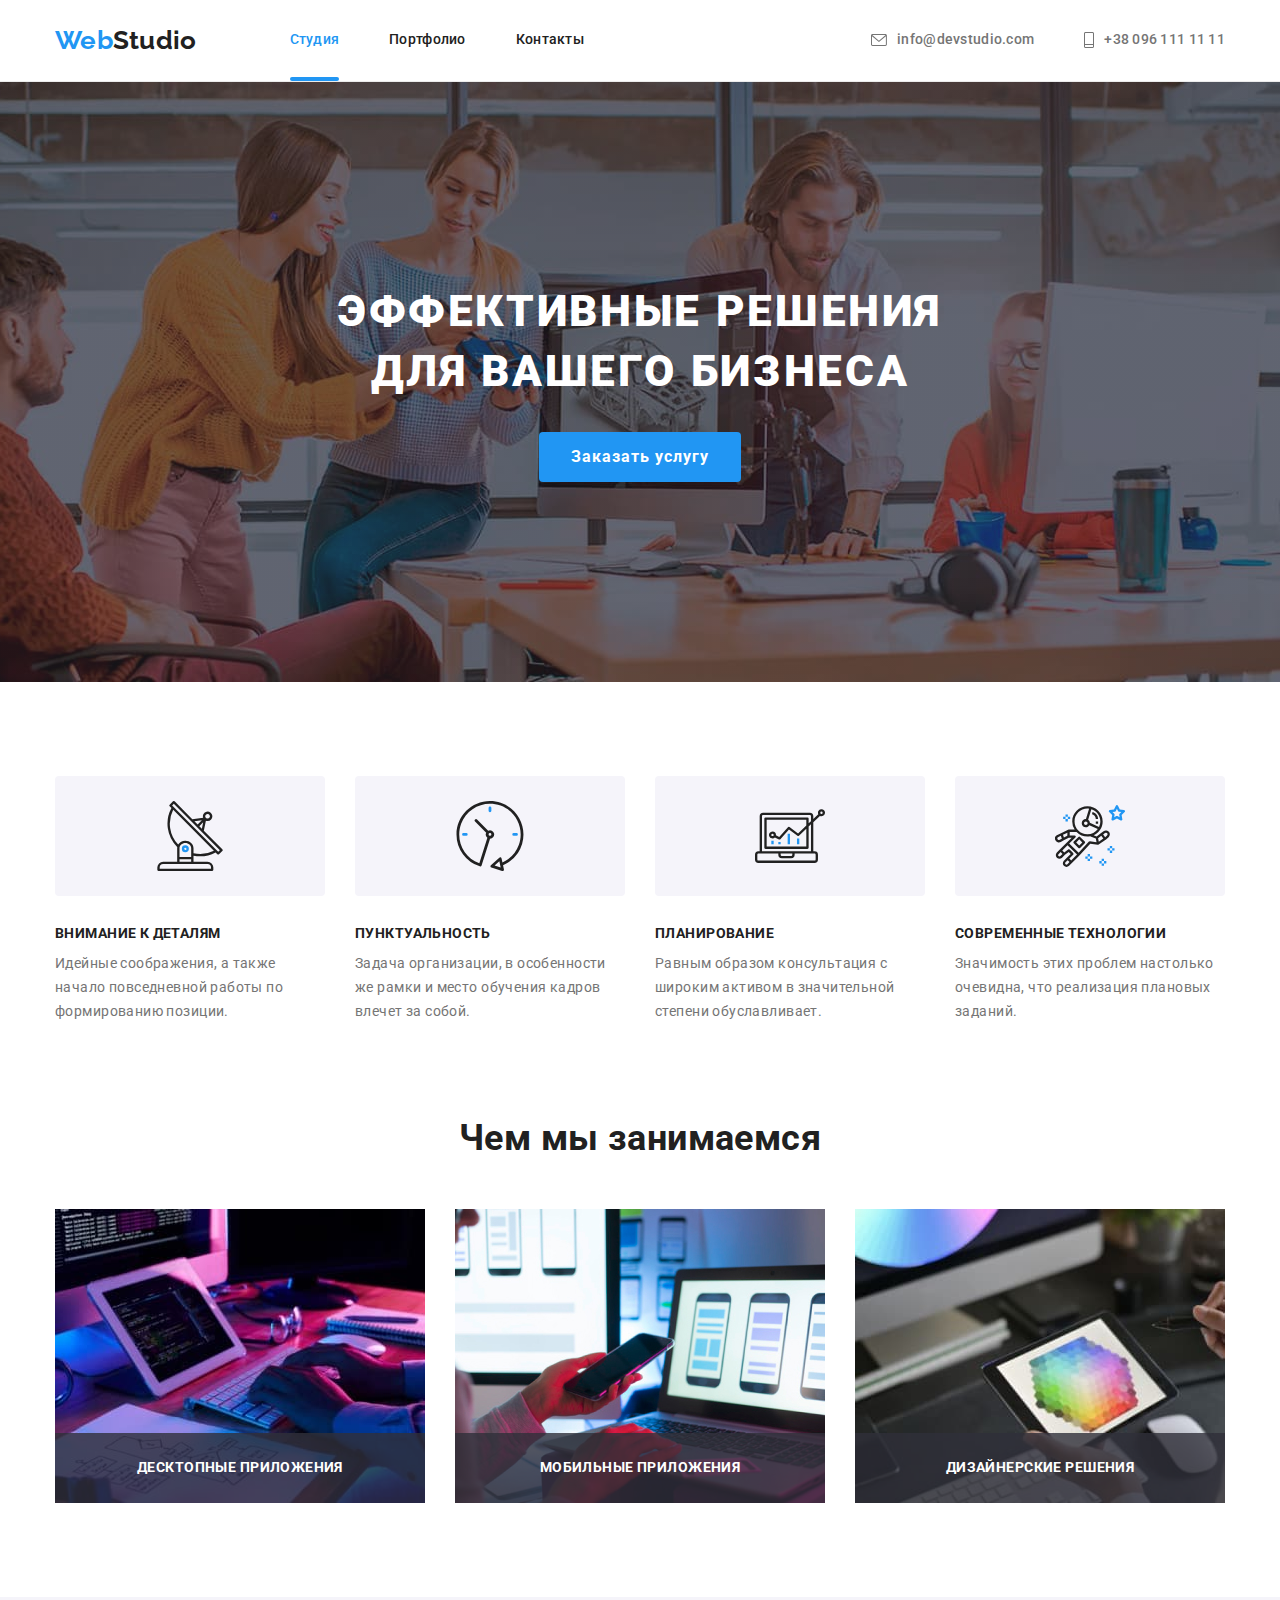
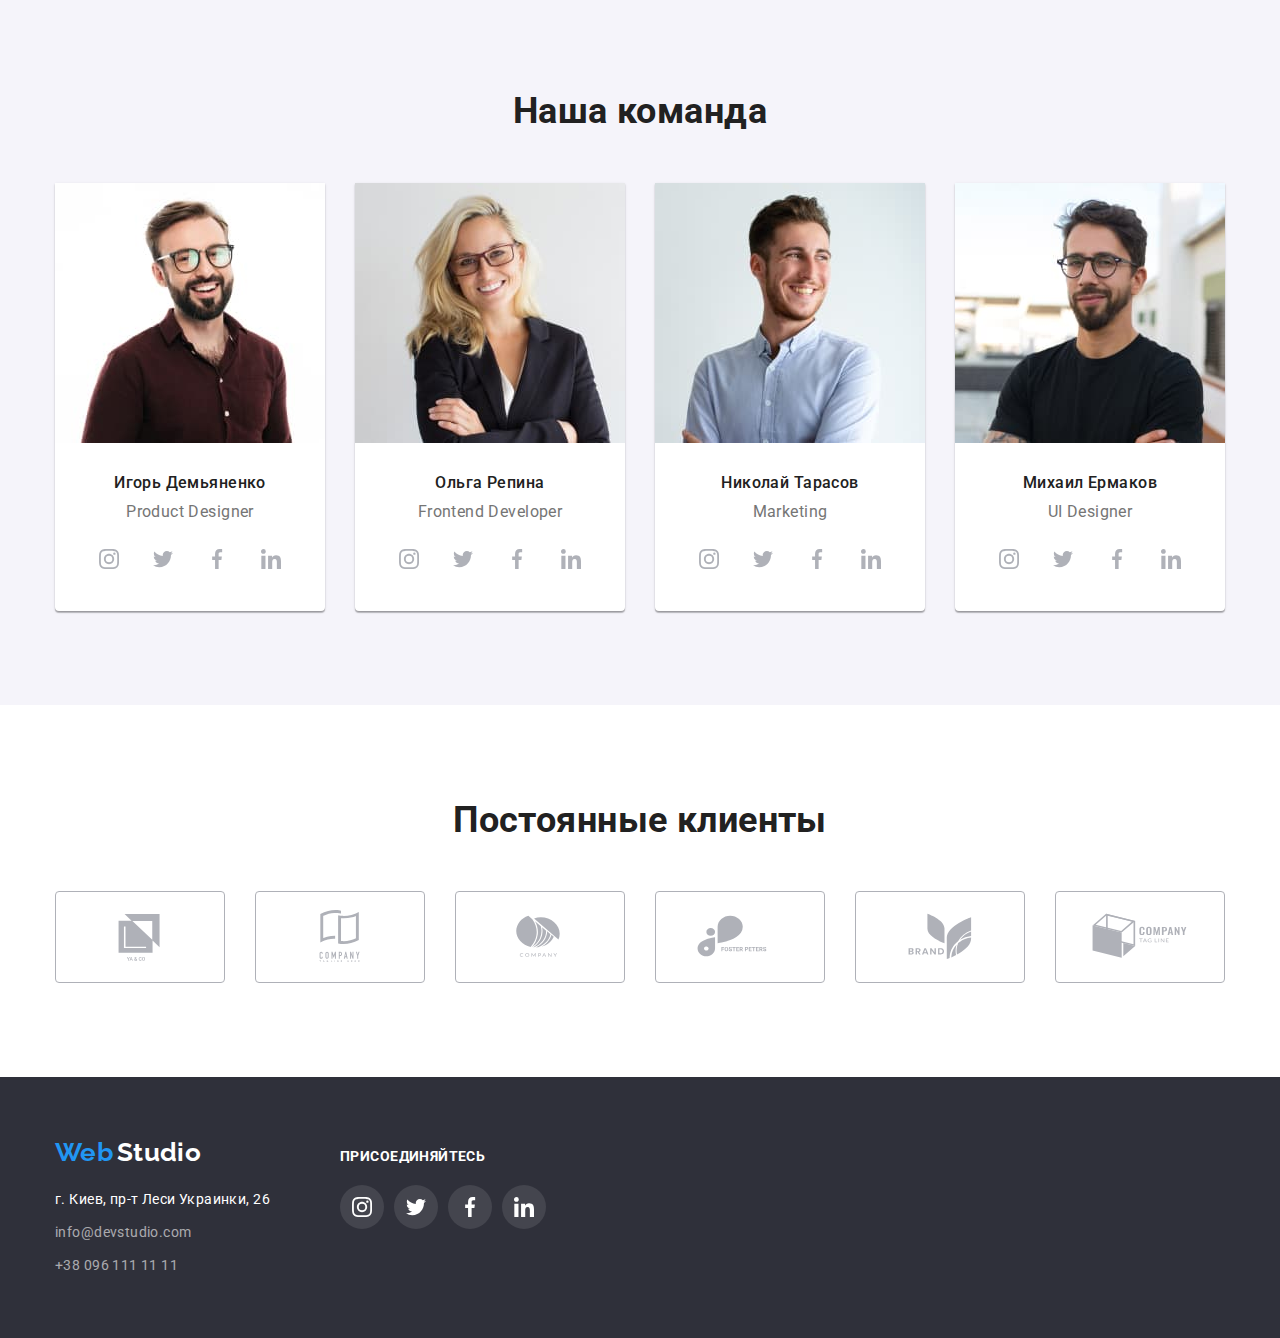
<file: index.html>
<!DOCTYPE html>
<html lang="ru">
<head>
    <meta charset="UTF-8">
    <meta http-equiv="X-UA-Compatible" content="IE=edge">
    <meta name="viewport" content="width=device-width, initial-scale=1.0">
    <title>Web Studio</title>
    <link rel="stylesheet" href="https://cdnjs.cloudflare.com/ajax/libs/modern-normalize/1.0.0/modern-normalize.min.css" />

    <link rel="preconnect" href="https://fonts.googleapis.com">
    <link rel="preconnect" href="https://fonts.gstatic.com" crossorigin>

    <link href="https://fonts.googleapis.com/css2?family=Raleway:wght@700&family=Roboto:wght@400;500;700;900&display=swap" rel="stylesheet">

<link rel="stylesheet" href="./css/styles.css">
</head>
<body>
   
        <header class="page-header">
            <div class="container main-nav">
                <nav class="header-nav">
                    <a href="index.html" class="page-logo link"><span class="logo-active">Web</span><span
                            class="logo">Studio</span></a>
                
                    <ul class="site-nav">
                        <li class="item"><a href="./index.html" class="link current">Студия </a></li>
                        <li class="item"><a href="./portfolio.html" class="link ">Портфолио</a></li>
                        <li class="item"><a href="" class="link">Контакты</a></li>
                    </ul>
                </nav>
                
                    <ul class="auth-nav">
                        <li class="item"><a href="mail:info@devstudio.com" class="link-icon link">
                            <svg class="auth-icon" width="16" height="12">
                                <use href="./images/sprite.svg#icon-envelope"></use>
                            </svg>info@devstudio.com </a></li>


                        <li class="item"><a href="tel:+380961111111" class="link-icon link">
                            <svg class="auth-icon" width="10" height="16">
                                <use href="./images/sprite.svg#icon-Vector"></use>
                            </svg>+38 096 111 11 11 </a></li>
                           
                    </ul>
                
            </div>
           
        
        </header>
       
    <main>
        <section class="hero">
            <div class="container">
                <h1 class="hero-title">Эффективные решения для вашего бизнеса</h1>
                <button type="button" class="hero-btn" data-modal-open> Заказать услугу </button>
            </div>
        </section>

        
        <section class="section benefits">
            <div class="container">
                <h2 class=" visually-hidden">Преимущества</h2>
                <ul class="section-list">
                    <li class="item">
                        <div class="benefits-icon">
                            <svg class="svg-benefits">
                                <use href="./images/sprite.svg#icon-antenna" ></use>
                            </svg>

                        </div>
                         
                        <h3 class="title">Внимание к деталям</h3>
                        <p class="text">Идейные соображения, а также начало повседневной работы по формированию позиции.</p>
                    </li>
                    <li class="item">
                        <div class="benefits-icon">
                            <svg class="svg-benefits">
                                <use href="./images/sprite.svg#icon-clock"></use>
                            </svg>
                        
                        </div>
                        <h3 class="title">Пунктуальность</h3>
                         <p class="text">Задача организации, в особенности же рамки и место обучения кадров влечет за собой.</p>
                    </li>
                    <li class="item">
                        <div class="benefits-icon">
                            <svg class="svg-benefits">
                                <use href="./images/sprite.svg#icon-diagram"></use>
                            </svg>
                        
                        </div>
                        <h3 class="title">Планирование</h3>
                        <p class="text">Равным образом консультация с широким активом в значительной степени обуславливает.</p>
                    </li>
                    <li class="item">
                        <div class="benefits-icon">
                            <svg class="svg-benefits">
                                <use href="./images/sprite.svg#icon-astronaut"></use>
                            </svg>
                        
                        </div>
                        <h3 class="title">Современные технологии</h3>
                        <p class="text">Значимость этих проблем настолько очевидна, что реализация плановых заданий.</p>
                    </li>
                </ul>
            </div>
        </section>

        <section class="section works">
            <div class="container">
            
                <h2 class="works-title">Чем мы занимаемся</h2>
                <ul class="works-list">
                    <li class="item"><img src="./images/img1.jpg" alt="Человек печатает на клавиатуре" width="370" height="294">
                        <div class="works-box">
                            <p class="works-text">Десктопные приложения</p>
                        </div>
                    </li>
                    <li class="item"><img src="./images/img2.jpg" alt="Человек работает с ноутбуком" width="370" height="294">
                        <div class="works-box">
                            <p class="works-text">Мобильные приложения</p>
                        </div>
                    </li>
                    <li class="item"><img src="./images/img3.jpg" alt="Человек работает с планшетом" width="370" height="294">
                        <div class="works-box">
                            <p class="works-text">Дизайнерские решения</p>
                        </div>
                    </li>
                </ul>
            </div>
        </section>

        <section class="section team">
              <div class="container">
                <h2 class="team-title">Наша команда</h2>
                <ul class="team-list">
                    <li class="item">
                        <img src="./images/photo-1.jpg" alt="Куратор" class="imag">
                        <h3 class="title">Игорь Демьяненко</h3>
                        <p lang="en" class="text">Product Designer</p>
                        <ul class="masters-soc-list">
                            <li class="masters-soc-item"><a href="" class="masters-soc-link link">
                                <svg class="masters-soc-icon" width="20" height="20">
                                    <use href="./images/sprite.svg#icon-instagram" ></use>
                                </svg>
                            </a></li>
                            <li class="masters-soc-item"><a href="" class="masters-soc-link">
                                <svg class="masters-soc-icon" width="20" height="20">
                                    <use href="./images/sprite.svg#icon-twitter" ></use>
                                </svg>
                            </a></li>
                            <li class="masters-soc-item"><a href="" class="masters-soc-link">
                                <svg class="masters-soc-icon" width="20" height="20">
                                    <use href="./images/sprite.svg#icon-facebook" ></use>
                                </svg>
                            </a></li>
                            <li class="masters-soc-item"><a href="" class="masters-soc-link">
                                <svg class="masters-soc-icon" width="20" height="20">
                                    <use href="./images/sprite.svg#icon-linkedin" ></use>
                                </svg>
                            </a></li>
                        </ul>
                    </li>
                    <li class="item">
                        <img src="./images/photo-2.jpg" alt="Разработчик" class="imag">
                        <h3 class="title">Ольга Репина</h3>
                        <p lang="en" class="text">Frontend Developer</p>
                        <ul class="masters-soc-list">
                            <li class="masters-soc-item"><a href="" class="masters-soc-link link">
                                    <svg class="masters-soc-icon" width="20" height="20">
                                        <use href="./images/sprite.svg#icon-instagram"></use>
                                    </svg>
                                </a></li>
                            <li class="masters-soc-item"><a href="" class="masters-soc-link">
                                    <svg class="masters-soc-icon" width="20" height="20">
                                        <use href="./images/sprite.svg#icon-twitter"></use>
                                    </svg>
                                </a></li>
                            <li class="masters-soc-item"><a href="" class="masters-soc-link">
                                    <svg class="masters-soc-icon" width="20" height="20">
                                        <use href="./images/sprite.svg#icon-facebook"></use>
                                    </svg>
                                </a></li>
                            <li class="masters-soc-item"><a href="" class="masters-soc-link">
                                    <svg class="masters-soc-icon" width="20" height="20">
                                        <use href="./images/sprite.svg#icon-linkedin"></use>
                                    </svg>
                                </a></li>
                        </ul>
                    </li>
                    <li class="item">
                        <img src="./images/photo-3.jpg" alt="Маркетолог" class="imag">
                        <h3 class="title">Николай Тарасов</h3>
                        <p lang="en" class="text">Marketing</p>
                        <ul class="masters-soc-list">
                            <li class="masters-soc-item"><a href="" class="masters-soc-link link">
                                    <svg class="masters-soc-icon" width="20" height="20">
                                        <use href="./images/sprite.svg#icon-instagram"></use>
                                    </svg>
                                </a></li>
                            <li class="masters-soc-item"><a href="" class="masters-soc-link">
                                    <svg class="masters-soc-icon" width="20" height="20">
                                        <use href="./images/sprite.svg#icon-twitter"></use>
                                    </svg>
                                </a></li>
                            <li class="masters-soc-item"><a href="" class="masters-soc-link">
                                    <svg class="masters-soc-icon" width="20" height="20">
                                        <use href="./images/sprite.svg#icon-facebook"></use>
                                    </svg>
                                </a></li>
                            <li class="masters-soc-item"><a href="" class="masters-soc-link">
                                    <svg class="masters-soc-icon" width="20" height="20">
                                        <use href="./images/sprite.svg#icon-linkedin"></use>
                                    </svg>
                                </a></li>
                        </ul>
                    </li>
                    <li class="item">
                        <img src="./images/photo-4.jpg" alt="Дизайнер" class="imag">
                        <h3 class="title">Михаил Ермаков</h3>
                        <p lang="en" class="text">UI Designer</p>
                        <ul class="masters-soc-list">
                            <li class="masters-soc-item"><a href="" class="masters-soc-link link">
                                    <svg class="masters-soc-icon" width="20" height="20">
                                        <use href="./images/sprite.svg#icon-instagram"></use>
                                    </svg>
                                </a></li>
                            <li class="masters-soc-item"><a href="" class="masters-soc-link">
                                    <svg class="masters-soc-icon" width="20" height="20">
                                        <use href="./images/sprite.svg#icon-twitter"></use>
                                    </svg>
                                </a></li>
                            <li class="masters-soc-item"><a href="" class="masters-soc-link">
                                    <svg class="masters-soc-icon" width="20" height="20">
                                        <use href="./images/sprite.svg#icon-facebook"></use>
                                    </svg>
                                </a></li>
                            <li class="masters-soc-item"><a href="" class="masters-soc-link">
                                    <svg class="masters-soc-icon" width="20" height="20">
                                        <use href="./images/sprite.svg#icon-linkedin"></use>
                                    </svg>
                                </a></li>
                        </ul>
                    </li>
                </ul>
            </div>      
        </section>

        <section class="section clients">
            <div class="container ">
                <h2 class="clients-title">Постоянные клиенты</h2>
                <ul class="clients-list">
                    <li class="clients-item">
                        <a href="/" class="clients-link"><svg class="clients-icon" width="160" height="60">
                            <use href="./images/sprite.svg#icon-Logo"></use>
                                    </svg>
                        </a>
                    </li>
                    <li class="clients-item">
                        <a href="/" class="clients-link"><svg class="clients-icon" width="160" height="60">
                                <use href="./images/sprite.svg#icon-Logo1"></use>
                            </svg>
                        </a>
                       
                    </li>
                    <li class="clients-item">
                        <a href="/" class="clients-link"><svg class="clients-icon" width="160" height="60">
                                <use href="./images/sprite.svg#icon-Logo2"></use>
                            </svg>
                        </a>
                    </li>
                    <li class="clients-item">
                        <a href="/" class="clients-link"><svg class="clients-icon" width="160" height="60">
                                <use href="./images/sprite.svg#icon-Logo3"></use>
                            </svg>
                        </a>
                    </li>
                    <li class="clients-item">
                        <a href="/" class="clients-link"><svg class="clients-icon" width="160" height="60">
                                <use href="./images/sprite.svg#icon-Logo4"></use>
                            </svg>
                        </a>
                    </li>
                    <li class="clients-item">
                        <a href="/" class="clients-link"><svg class="clients-icon" width="160" height="60">
                                <use href="./images/sprite.svg#icon-Logo5"></use>
                            </svg>
                        </a>
                    </li>
                </ul>
            </div>
        </section>
    </main>

<footer class="group">
    <div class="container footer">
        <div class="foot-nav">
        <a href="index.html" class="foot-logo link"> <span class="logo-active">Web</span> <span class="logo">Studio</span></a>
        <address class="place">
            <ul class="menu">
                <li class="item"><a href="https://goo.gl/maps/wAKZmXzCCc5WXMGi8" target="blank" rel="noopener nofollow noreferrer"
                        class="home-link link">
                        г. Киев, пр-т Леси Украинки, 26</a></li>
                <li class="item"><a href="mail:info@devstudio.com" class="link-direction link">info@devstudio.com</a></li>
                <li class="item"><a href="tel:+380961111111" class="link-direction link">+38 096 111 11 11</a></li>
            </ul>
        </address>
        </div>
        <div class="join">
            <p class="join-title">присоединяйтесь</p>
           
                <ul class="join-list">
                    <li class="join-item"><a href="" class="join-link">
                            <svg class="join-icon" width="20" height="20">
                                <use href="./images/sprite.svg#icon-instagram"></use>
                            </svg>
                        </a></li>
                    <li class="join-item"><a href="" class="join-link">
                            <svg class="join-icon" width="20" height="20">
                                <use href="./images/sprite.svg#icon-twitter"></use>
                            </svg>
                        </a></li>
                    <li class="join-item"><a href="" class="join-link">
                            <svg class="join-icon" width="20" height="20">
                                <use href="./images/sprite.svg#icon-facebook"></use>
                            </svg>
                        </a></li>
                    <li class="join-item"><a href="" class="join-link">
                            <svg class="join-icon" width="20" height="20">
                                <use href="./images/sprite.svg#icon-linkedin"></use>
                            </svg>
                        </a></li>
                </ul>
            
        </div>
    </div>

    

</footer>

    <div class="backdrop is-hidden" data-modal>
        <div class="modal">
            <button type="button" class="close-btn" data-modal-close>
                <svg  width="18" height="18">
                    <use href="./images/sprite.svg#close-modal"> </use>
                </svg>
            </button>

         </div>
    </div>

    <script src="./js/modal.js"></script>

</body>
</html>
</file>
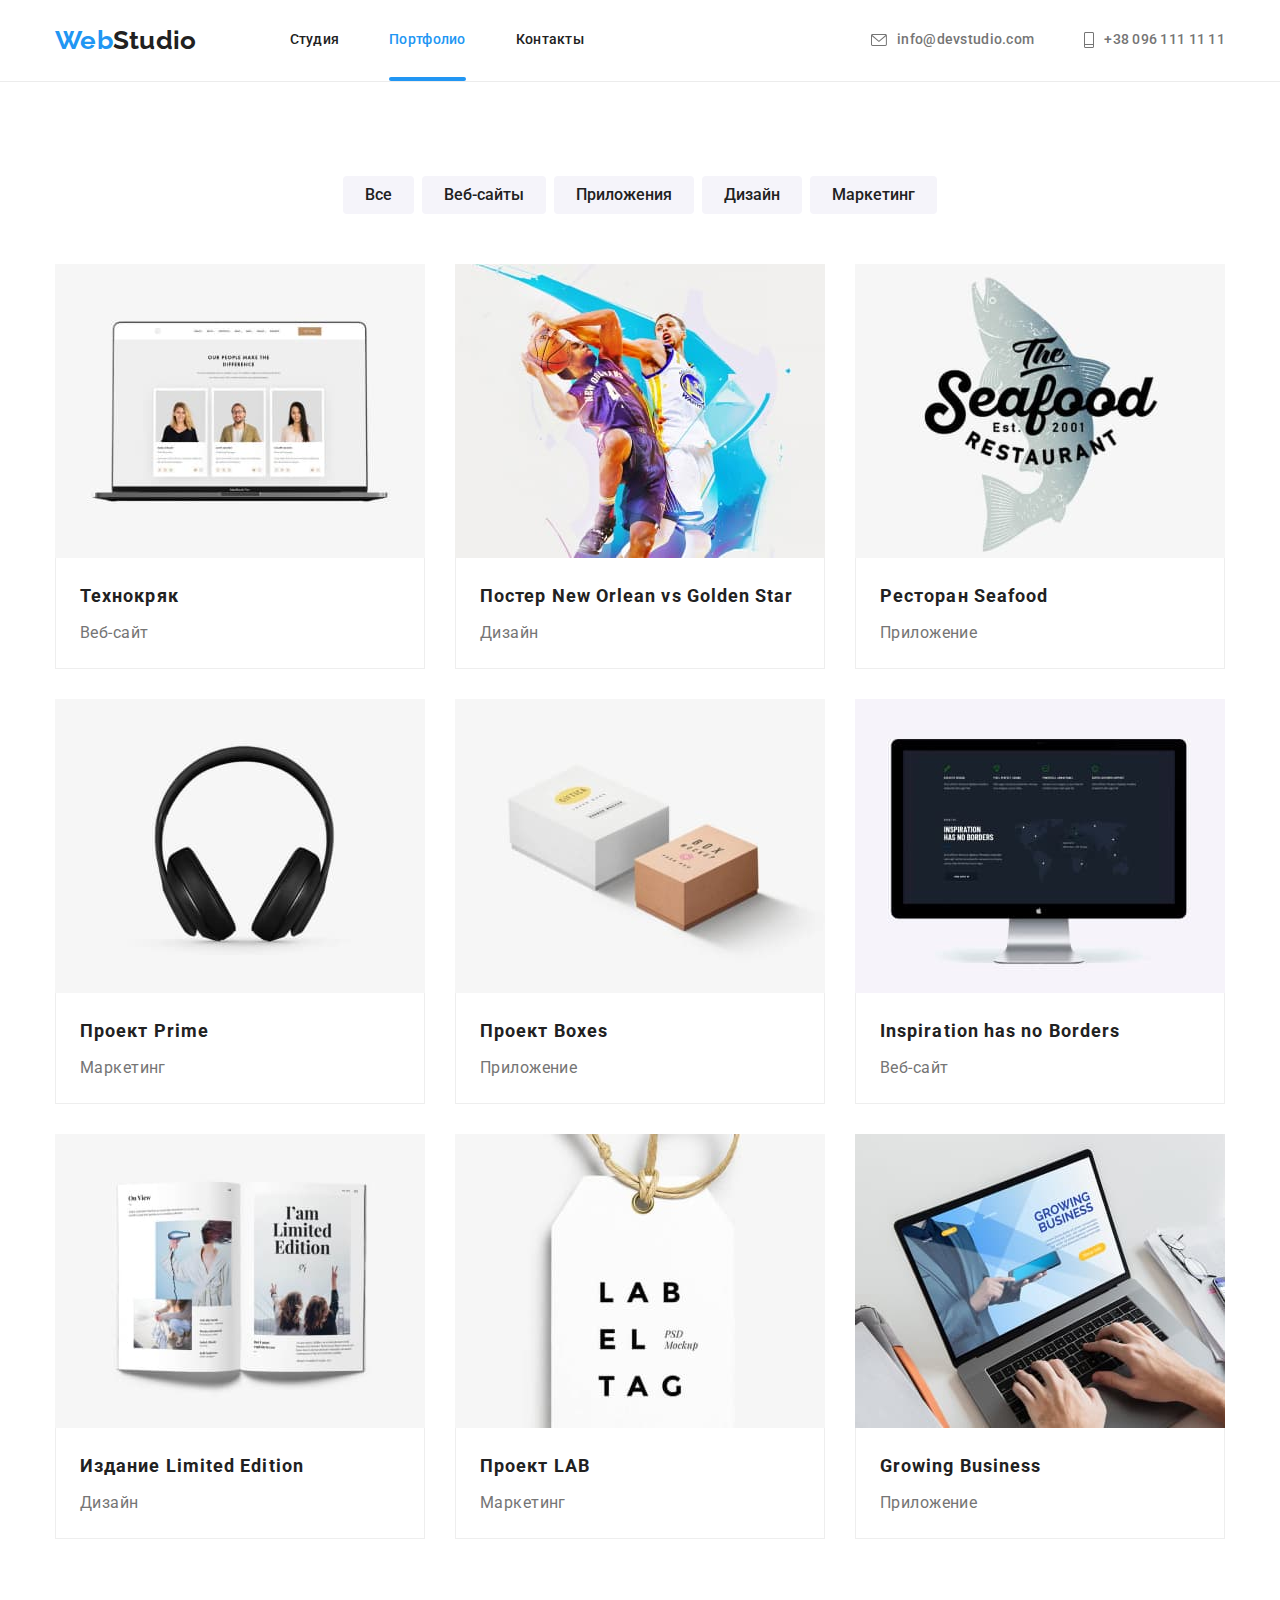
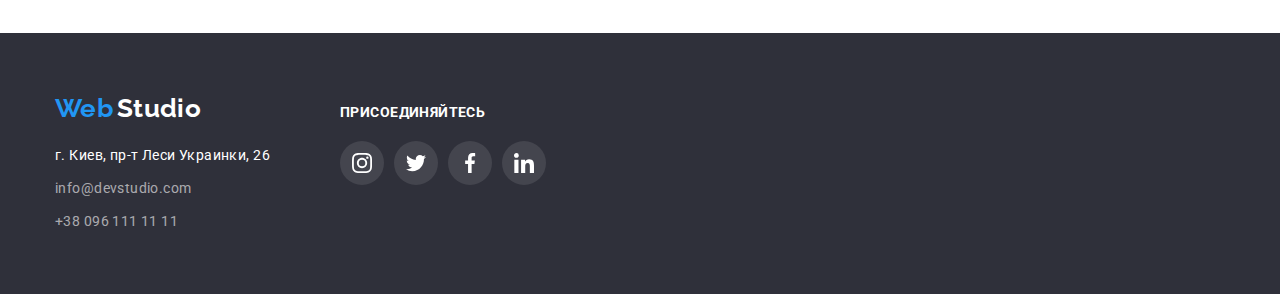
<file: portfolio.html>
<!DOCTYPE html>
<html lang="ru">
<head>
    <meta charset="UTF-8">
    <meta http-equiv="X-UA-Compatible" content="IE=edge">
    <meta name="viewport" content="width=device-width, initial-scale=1.0">
    <title>Web Studio</title>
    <link rel="stylesheet" href="https://cdnjs.cloudflare.com/ajax/libs/modern-normalize/1.0.0/modern-normalize.min.css" />

    <link rel="preconnect" href="https://fonts.googleapis.com">
    <link rel="preconnect" href="https://fonts.gstatic.com" crossorigin>

    <link href="https://fonts.googleapis.com/css2?family=Raleway:wght@700&family=Roboto:wght@400;500;700;900&display=swap"
          rel="stylesheet">
    <link rel="stylesheet" href="./css/styles.css">
    
</head>
<body>
        <header class="page-header">
            <div class="container main-nav">
                <nav class="header-nav">
                    <a href="index.html" class="page-logo link"><span class="logo-active">Web</span><span
                            class="logo">Studio</span></a>
        
                    <ul class="site-nav">
                        <li class="item"><a href="./index.html" class="link ">Студия</a></li>
                        <li class="item"><a href="./portfolio.html" class="link current ">Портфолио</a></li>
                        <li class="item"><a href="" class="link">Контакты</a></li>
                    </ul>
                </nav>
        
                <ul class="auth-nav">
                    <li class="item"><a href="mail:info@devstudio.com" class="link-icon link">
                            <svg class="auth-icon" width="16" height="12">
                                <use href="./images/sprite.svg#icon-envelope"></use>
                            </svg>info@devstudio.com </a></li>
        
        
                    <li class="item"><a href="tel:+380961111111" class="link-icon link">
                            <svg class="auth-icon" width="10" height="16">
                                <use href="./images/sprite.svg#icon-Vector"></use>
                            </svg>+38 096 111 11 11 </a></li>
        
                </ul>
        
            </div>
        
        
        </header>

        <main>

         <section class="section">
                
        
             <div class="container">
                 <h1 class="visually-hidden">Портфолио</h1>
                                
                <ul class="btn-list">
                    <li class="item"><button type="button" class="btn">Все</button></li>
                    <li class="item"><button type="button" class="btn">Веб-сайты</button></li>
                    <li class="item"><button type="button" class="btn">Приложения</button></li>
                    <li class="item"><button type="button" class="btn">Дизайн</button></li>
                    <li class="item"><button type="button" class="btn">Маркетинг</button></li>
                 </ul>


                <ul class="port-list">
                    <li class="item port-item">
                        <a href="" class="link-shadow link ">
                            <div class="port-thumb">
                            <img src="./images/portfolio-1.jpg" alt="наши люди" width="370">
                                <div class="port-overlay">
                                    
                                    <p class="overlay-text">
                                        Ресурс предлагает комплексные предложения с разным уровнем функционала и сервисов. 
                                        Все это позволит посетителю получить
                                        исчерпывающие сведения о компании или частном лице.
                                    </p>
                                </div>
                            </div>
                               <div class="card">
                                    <h2 class="port-title">Технокряк</h2>
                                    <p class="port-text">Веб-сайт</p>
                               </div> 
                           
                        </a>
                    </li>
                    <li class="item port-item">
                        <a href="" class="link-shadow link">
                            <div class="port-thumb">
                            <img src="./images/portfolio-2.jpg" alt="два баскетболиста" width="370">
                            <div class="port-overlay">
                            
                                <p class="overlay-text">
                                    Ресурс предлагает комплексные предложения с разным уровнем функционала и сервисов.
                                    Все это позволит посетителю получить
                                    исчерпывающие сведения о компании или частном лице.
                                </p>
                            </div>
                            </div>
                                <div class="card">
                                    <h2 class="port-title">Постер New Orlean vs Golden Star</h2>
                                    <p class="port-text">Дизайн</p>
                                </div>
                            
                        </a>
                    </li>
                    <li class="item port-item">
                        <a href="" class="link-shadow link">
                            <div class="port-thumb">
                            <img src="./images/portfolio-3.jpg" alt="ресторан морепродуктов" width="370">
                            <div class="port-overlay">
                                    
                                    <p class="overlay-text">
                                        Ресурс предлагает комплексные предложения с разным уровнем функционала и сервисов. 
                                        Все это позволит посетителю получить
                                        исчерпывающие сведения о компании или частном лице.
                                    </p>
                                </div>
                            </div>
                                <div class="card">
                                    <h2 class="port-title">Ресторан Seafood</h2>
                                    <p class="port-text">Приложение</p>
                                </div>
                           
                        </a>
                    </li>
                    <li class="item port-item">
                        <a href="" class="link-shadow link">
                             <div class="port-thumb">
                            <img src="./images/portfolio-4.jpg" alt="наушники" width="370">
                            <div class="port-overlay">
                                    
                                    <p class="overlay-text">
                                        Ресурс предлагает комплексные предложения с разным уровнем функционала и сервисов. 
                                        Все это позволит посетителю получить
                                        исчерпывающие сведения о компании или частном лице.
                                    </p>
                                </div>
                            </div>
                                <div class="card">
                                    <h2 class="port-title">Проект Prime</h2>
                                    <p class="port-text">Маркетинг</p>
                                </div>
                            
                        </a>
                    </li>
                    <li class="item port-item">
                        <a href="" class="link-shadow link">
                             <div class="port-thumb">
                            <img src="./images/portfolio-5.jpg" alt="две коробки" width="370">
                            <div class="port-overlay">
                                    
                                    <p class="overlay-text">
                                        Ресурс предлагает комплексные предложения с разным уровнем функционала и сервисов. 
                                        Все это позволит посетителю получить
                                        исчерпывающие сведения о компании или частном лице.
                                    </p>
                                </div>
                            </div>
                                <div class="card">
                                    <h2 class="port-title">Проект Boxes</h2>
                                    <p class="port-text">Приложение</p>
                                </div>
                            
                        </a>
                    </li>
                    <li class="item port-item">
                        <a href="" class="link-shadow link">
                             <div class="port-thumb">
                            <img src="./images/portfolio-6.jpg" alt="монитор" width="370">
                            <div class="port-overlay">
                                    
                                    <p class="overlay-text">
                                        Ресурс предлагает комплексные предложения с разным уровнем функционала и сервисов. 
                                        Все это позволит посетителю получить
                                        исчерпывающие сведения о компании или частном лице.
                                    </p>
                                </div>
                            </div>
                                <div class="card">
                                    <h2 class="port-title">Inspiration has no Borders</h2>
                                    <p class="port-text">Веб-сайт</p>
                                </div>
                            
                        </a>
                    </li>
                    <li class="item port-item">
                        <a href="" class="link-shadow link">
                             <div class="port-thumb">
                            <img src="./images/portfolio-7.jpg" alt="книга" width="370">
                            <div class="port-overlay">
                                    
                                    <p class="overlay-text">
                                        Ресурс предлагает комплексные предложения с разным уровнем функционала и сервисов. 
                                        Все это позволит посетителю получить
                                        исчерпывающие сведения о компании или частном лице.
                                    </p>
                                </div>
                            </div>
                                <div class="card">
                                    <h2 class="port-title">Издание Limited Edition</h2>
                                    <p class="port-text">Дизайн</p>
                                </div>
                           
                        </a>
                    </li>
                    <li class="item port-item">
                        <a href="" class="link-shadow link">
                             <div class="port-thumb">
                            <img src="./images/portfolio-8.jpg" alt="бирка" width="370">
                            <div class="port-overlay">
                                    
                                    <p class="overlay-text">
                                        Ресурс предлагает комплексные предложения с разным уровнем функционала и сервисов. 
                                        Все это позволит посетителю получить
                                        исчерпывающие сведения о компании или частном лице.
                                    </p>
                                </div>
                            </div>
                                <div class="card">
                                    <h2 class="port-title">Проект LAB</h2>
                                    <p class="port-text">Маркетинг</p>
                                </div>
                            
                        </a>
                    </li>
                    <li class="item port-item">
                        <a href="" class="link-shadow link">
                             <div class="port-thumb">
                            <img src="./images/portfolio-9.jpg" alt="ноутбук" width="370">
                            <div class="port-overlay">
                            
                                <p class="overlay-text">
                                    Ресурс предлагает комплексные предложения с разным уровнем функционала и сервисов.
                                    Все это позволит посетителю получить
                                    исчерпывающие сведения о компании или частном лице.
                                </p>
                            </div>
                            </div>
                                <div class="card">
                                    <h2 class="port-title">Growing Business</h2>
                                    <p class="port-text">Приложение</p>
                                </div>
                         
                        </a>
                    </li>
                </ul>
             </div> 
            </section>
        </main>

<footer class="group">
    <div class="container footer">
        <div class="foot-nav">
            <a href="index.html" class="foot-logo link"> <span class="logo-active">Web</span> <span
                    class="logo">Studio</span></a>
            <address class="place">
                <ul class="menu">
                    <li class="item"><a href="https://goo.gl/maps/wAKZmXzCCc5WXMGi8" target="blank"
                            rel="noopener nofollow noreferrer" class="home-link link">
                            г. Киев, пр-т Леси Украинки, 26</a></li>
                    <li class="item"><a href="mail:info@devstudio.com"
                            class="link-direction link">info@devstudio.com</a></li>
                    <li class="item"><a href="tel:+380961111111" class="link-direction link">+38 096 111 11 11</a></li>
                </ul>
            </address>
        </div>
        <div class="join">
            <p class="join-title">присоединяйтесь</p>

            <ul class="join-list">
                <li class="join-item"><a href="" class="join-link">
                        <svg class="join-icon" width="20" height="20">
                            <use href="./images/sprite.svg#icon-instagram"></use>
                        </svg>
                    </a></li>
                <li class="join-item"><a href="" class="join-link">
                        <svg class="join-icon" width="20" height="20">
                            <use href="./images/sprite.svg#icon-twitter"></use>
                        </svg>
                    </a></li>
                <li class="join-item"><a href="" class="join-link">
                        <svg class="join-icon" width="20" height="20">
                            <use href="./images/sprite.svg#icon-facebook"></use>
                        </svg>
                    </a></li>
                <li class="join-item"><a href="" class="join-link">
                        <svg class="join-icon" width="20" height="20">
                            <use href="./images/sprite.svg#icon-linkedin"></use>
                        </svg>
                    </a></li>
            </ul>

        </div>
    </div>



</footer>
</body>
</html>
</file>
<file: css/styles.css>
:root{
    --primary-text-color: #757575;
    --title-text-color:#212121;
    --accent-color:#2196F3;
    --second-accent-color:#188CE8;
    --white-text-color: #FFFFFF;
    --primary-background-color:#FFFFFF; 
    --second-background-color:#2F303A;
    --third-background-color:#F5F4FA;
    --footer-color:rgba(255, 255, 255, 0.6);
    --background-soc-icon:#AFB1B8;
    --box-shadow--accent: 0px 4px 4px rgba(0, 0, 0, 0.25);
    --time-function: cubic-bezier(0.4, 0, 0.2, 1);
}

body{
    font-family: 'Roboto',sans-serif;
    background-color: var(--primary-background-color);
    color: var(--primary-text-color);
    font-size: 14px;
    letter-spacing: 0.03em;
    
}
img{
    display: block;
    min-width: 100%;
    height: auto;
    
}

ul{
    padding: 0;
    margin: 0;
    list-style: none;
}

h1,
h2,
h3,
h4,
h5,
h6,
p{
    margin: 0;
    padding: 0;
}

.link{
    text-decoration: none;
}

.container {
    width: 1200px;
    margin: 0 auto;
    padding: 0 15px;

    /* outline: 2px solid tomato; */
}

.section {
    padding: 94px 0;
}
/* ---------------------logo----------------- */
.page-logo:focus{
    color: var(--accent-color);
}

.page-logo{
    padding-top: 25px;
    padding-bottom: 25px;
}

.logo-active{
    color: var(--accent-color);

    font-family:'Raleway',sans-serif;
    font-weight: 700;
    font-size: 26px;
    line-height: 1.19;
}

.logo{
    color: var(--title-text-color);

    font-family:'Raleway',sans-serif;
    font-weight: 700;
    font-size: 26px;
    line-height: 1.19; 
}
/* --------------------header-------------------- */


.page-header{
    border-bottom: 1px solid #ECECEC;

    font-weight: 500;
    line-height: 1.14;
    letter-spacing: 0.02em;
}

/* main-nav */
.main-nav{
    display: flex;
    align-items: center;
}

.header-nav{
    display: flex;
}

.site-nav .link {
    display: block;
    padding-top: 32px;
    padding-bottom: 32px;

    color: var(--title-text-color);

    transition: color 250ms var(--time-function);
}

.site-nav{
    display: flex;
    margin-left: 93px;
}

.site-nav .item+ .item{
    margin-left: 50px;
}

/* auth-nav */

.link-icon{
    display: flex;
    align-items: center;
}
.auth-icon{
    display: inline-block;
    fill: currentColor;
    margin-right: 10px;
    justify-content: center;
}

.auth-nav{
  
    display: flex;
 
    margin-left: auto;
}

.auth-nav .item+.item{
    margin-left: 50px;
}

.auth-nav .link {
    padding-top: 32px;
    padding-bottom: 32px;

    

    color: var(--primary-text-color);

    transition: color 250ms var(--time-function);
}

.site-nav .link:hover,
.site-nav .link:focus,
.auth-nav .link:focus,
.auth-nav .link:hover {
    color: var(--accent-color);   
 
}

.site-nav .current{
    position: relative;
    color: var(--accent-color);
    
}

.current::after{
    content: "";
    position: absolute;
    left: 0;
    bottom: -1px;
  
    width: 100%;
    height: 4px;
    display: block;

     background-color: var(--accent-color);

    border-radius: 2px;

}

/* -------------------Modal-------------------------------------- */
.backdrop{
    position: fixed;
    top: 0;
    left: 0;

    width: 100%;
    height: 100%;

    visibility: visible;
    opacity: 1;
    transform: scale(1);

    background-color: rgba(0, 0, 0, 0.2);
    box-shadow:var(--box-shadow--accent);

    transition: opacity 250ms var(--time-function),transform 250ms var(--time-function),visibility 250ms var(--time-function);
}

.backdrop.is-hidden {
    /* visibility: hidden; */
    opacity: 0;
    pointer-events: none;
    transform: scale(0.5);


        /* transition: opacity 2500ms var(--time-function), transform 2500ms var(--time-function); */
}



.modal{
    position: absolute;
    top: 50%;
    left: 50%;
    transform: translate(-50%,-50%);

    min-width: 528px;
    min-height: 581px;

    border-radius: 4px;
    box-shadow: 0px 1px 3px rgba(0, 0, 0, 0.12), 0px 1px 1px rgba(0, 0, 0, 0.14), 0px 2px 1px rgba(0, 0, 0, 0.2);
    background-color: var(--primary-background-color);

}

.close-btn{
    position: absolute;
    top: 0;
    right: 0;

    display: flex;
    margin: 8px 8px 0 0;
    width: 30px;
    height: 30px;
    align-items: center;
    justify-content: center;

    border-radius: 50%;
    border: 1px solid rgba(0, 0, 0, 0.1);
    background-color: var(--primary-background-color);
    cursor: pointer;

    transition: box-shadow 250ms var(--time-function) ;

}

.close-btn:hover{
    box-shadow: 0px 1px 3px rgba(0, 0, 0, 0.12), 0px 1px 1px rgba(0, 0, 0, 0.14), 0px 2px 1px rgba(0, 0, 0, 0.2);
}
/* ---------------hero--------------------------------------- */

.hero{
    margin-left: auto;
    margin-right: auto;
    max-width: 1600px;
    min-height: 600px;
    background-image:linear-gradient(to right, rgba(47, 48, 58, 0.4), rgba(47, 48, 58, 0.4)), url(../images/Img-b.jpg);
    background-size: cover;
    background-position: center;


}

.hero{
    padding-top: 200px;
    padding-bottom: 200px;
    text-align: center;
}

.hero-title{
    max-width: 696px;
    margin: 0 auto;
    margin-bottom: 30px;

    color: var(--white-text-color); 

    font-weight: 900;
    font-size: 44px;
    line-height: 1.36;
    letter-spacing: 0.06em;
    text-transform: uppercase;
    
}

.hero-btn{
    padding: 10px 32px;
    border-radius: 4px;
    border: none;

    background-color: var(--accent-color);
    color: var(--white-text-color);

    font-weight: 700;
    font-size: 16px;
    line-height: 1.88;
    letter-spacing: 0.06em;

    font-family: inherit;
    cursor: pointer;

    transition: background-color 250ms var(--time-function);
   }

.hero-btn:hover, 
.hero-btn:focus{
    background-color: var(--second-accent-color);
}

/* -----------------visually-hidden------------------- */
.visually-hidden{
    position: absolute;
    width: 1px;
    height: 1px;
    margin: -1px;
    border: 0;
    padding: 0;
    clip: rect(0 0 0 0);
    overflow: hidden;
}
/* --------------benefits--------------------------- */

.benefits,
.works{
    background-color:var(--primary-background-color);
}

.benefits-icon{
  
    display: flex;
    width: 270px;
    height: 120px;
    border-radius: 4px;
    justify-content: center;
    align-items: center;
    margin-bottom: 30px;
   
    background-color: var(--third-background-color)
}

.svg-benefits{
    width: 70px;
    height: 70px;
}

.section-list{
    display: flex;
}

.section-list .item+.item{
    margin-left: 30px;
}

.benefits .title{
    margin-bottom: 10px;

    color:var(--title-text-color);

    font-size: 14px;
    font-weight: 700;
    line-height: 1.14;
    text-transform: uppercase;
}

.benefits .text{
    width: 270px;
    color: var(--primary-text-color);

    line-height: 1.71;
}

.benefits {
    padding: 94px 0;
    text-align: left;
 }

 .benefits{
     padding-bottom: 0;
 }
/* ----------------works-------------------------- */

.team-title,
.works-title{
    margin-bottom: 50px;

    color: var(--title-text-color);

    font-weight: 700;
    font-size: 36px;
    line-height: 1.16;
    text-align: center; 
}
.works-list{
    display: flex;
}

.works-list .item+.item{
    margin-left: 30px;
}

.works-list .item{
    position: relative;
}

.works-box{
    position: absolute;
    bottom: 0px;
    width: 100%;
    height: 70px;

    display: flex;
    justify-content: center;
    align-items: center;

    background-color: rgba(47, 48, 58, 0.8);
}

.works-text{
    font-weight: 700;
    line-height: 1.14;
    text-transform: uppercase;
    
    color:var(--white-text-color);
}



/* ----------------team----------------------------- */
.masters-soc-item{
    width: 44px;
    height: 44px;
    margin-left: 10px;
    
}

.masters-soc-item:first-child{
    margin-left: 0;
}

.masters-soc-list{
    display: flex;
    justify-content: center;
    margin-bottom: 30px;
}

.masters-soc-link{
    width: 100%;
    height: 100%;
   
    border-radius: 50%;
    display: flex;
    justify-content: center;
    align-items: center;

    background-color: var(--primary-background-color);

    transition: background-color 250ms var(--time-function);

}

.masters-soc-icon {
    fill: var(--background-soc-icon);

    transition: fill 250ms var(--time-function);
}

.masters-soc-link:hover,
.masters-soc-link:focus {
    background-color: var(--accent-color);
}

.masters-soc-link:hover
.masters-soc-icon,
.masters-soc-link:focus
.masters-soc-icon {
    fill: var(--primary-background-color);
}


.team{
    background-color: var(--third-background-color);
}

.imag{
    margin-bottom: 30px;
}

.team .title {
   
    margin-bottom: 10px;

    font-weight: 500;
    font-size: 16px;
    line-height: 1.19;
     text-align: center;
    color: var(--title-text-color); 
}

.team-list{
    display: flex;
}

.team-list .item+.item{
    margin-left: 30px;
}

.team-list .item{
    background-color: var(--white-text-color);
    box-shadow: 0px 1px 3px rgba(0, 0, 0, 0.12),
    0px 1px 1px rgba(0, 0, 0, 0.14),
    0px 2px 1px rgba(0, 0, 0, 0.2);
    border-radius: 0px 0px 4px 4px;

    width: 270px;
 
}

.team .text{
    margin-bottom: 16px;

    font-weight: 400;
    font-size: 16px;
    line-height: 1.19;
    text-align: center;
    color:var(--primary-text-color);
}


/* -----------------------clients---------------------------------------------- */


.clients-title{
    margin-bottom: 50px;
   
    font-weight: 700;
    font-size: 36px;
    line-height: 1.17;
    text-align: center;
   
    
    color:var(--title-text-color);
}
.clients-list{
    display: flex;
    justify-content: center;
    
}
.clients-item{
    display: flex;
    margin-left: 30px;
   
    width: 170px;
    height: 92px;

 
}

.clients-link{
    display: flex;
    width: 100%;
    height: 100%;
    
    border: 1px solid var(--background-soc-icon);
    border-radius: 4px;

    justify-content: center;
    align-items: center;

    transition: border 250ms var(--time-function),
    
}
.clients-item:first-child{
    margin-left: 0;
}
.clients-icon{
    fill:var(--background-soc-icon);

    transition: fill 250ms var(--time-function);
}
.clients-link:hover,
.clients-link:focus{
    border-color: var(--accent-color); 
}

.clients-link:hover .clients-icon,
.clients-link:focus .clients-icon {
    fill: var(--accent-color);
}











/* -------------footer-------------- -----------------------------------------*/


.group {
    padding-top: 60px;
    padding-bottom: 60px;
    background-color: var(--second-background-color);
}

.group .logo{
    color: var(--white-text-color);
}

 .group .foot-logo{
    
    padding-bottom: 0;
    margin-bottom: 20px;
    display: block;
}

.menu .item+.item{
    margin-top: 9px;
}

.place {
    font-style: normal;
    
}
.menu .link-direction {
    color: var(--footer-color);

    transition: color 250ms var(--time-function);
}

.link-direction,
.home-link{
    line-height: 1.71;
}
.menu .link-direction:hover,
.menu .link-direction:focus{
    color: var(--accent-color);
}

.menu .home-link{
    color: var(--primary-background-color);
}

.footer{
    display: flex;
    align-items: baseline;
   
}
/* join */
.join{
    margin-left: 70px;
  
}

.join-title{
    font-weight: 700;
    
    margin-bottom: 20px;
    line-height:1.14;
    
    text-transform: uppercase;
    
    color: var(--white-text-color);
}

.join-list{
    display: flex;
    
}

.join-item{
    width: 44px;
    height: 44px;
    margin-left: 10px;

    border-radius: 50%;
}

.join-item:first-child{
    margin-left: 0;
}
.join-link{
    display: flex;
    width: 100%;
    height: 100%;

    justify-content: center;
    align-items: center;

    background-color: rgba(255, 255, 255, 0.1);
    border-radius: 50%;

    transition: background-color 250ms var(--time-function);
}

.join-icon{
    fill: var(--primary-background-color);
}

.join-link:hover,
.join-link:focus {
   background-color: var(--accent-color);
}

/* --------------portfolio------------------ */

.btn-list{
    margin-bottom: 50px;
    display: flex;
    justify-content: center;

}

.btn-list .item+.item{
    margin-left: 8px;
}

.btn{
    
    display: flex;
    border-radius: 4px;  
    border: none; 
    padding: 6px 22px;

    color: var(--title-text-color);
    background-color: var(--third-background-color);

    font-family: inherit;
    font-weight: 500;
    font-size: 16px;
    line-height: 1.62;
    text-align: center;
 
    cursor: pointer;

    transition: background-color 250ms var(--time-function),
    color 250ms var(--time-function),
    box-shadow 250ms var(--time-function);
    
}

.btn:hover,
.btn:focus{
    color: var(--white-text-color);
    background-color:var(--accent-color);
    box-shadow: 0px 4px 4px 0px rgba(0, 0, 0, 0.25);
}
 /* ------------section-------------- */ 
 .link-shadow:hover,
 .link-shadow:focus{
    box-shadow: 0px 4px 4px 0px rgba(0, 0, 0, 0.25);
   
 }

 .link-shadow{
  transition:  box-shadow 250ms var(--time-function);
 }


.port-list{
   
    display: flex;
    flex-wrap: wrap;
}

.port-list .item{
    display: flex;
    flex-basis: calc(100% / 3 - 30px);
    margin-left: 30px;
    margin-bottom: 30px;
}

.port-list .item:nth-child(3n+1){
    margin-left: 0;
    
}
.port-list .item:nth-last-child(-n+3){
    margin-bottom: 0;
    
}
.card{
    padding: 20px 24px;
    border-right: 1px solid #EEEEEE;
    border-bottom: 1px solid #EEEEEE;
    border-left: 1px solid #EEEEEE;

}
.port-title{
 
    margin-bottom: 4px;

    font-weight: 700;
    font-size: 18px;
    line-height: 2;
    letter-spacing: 0.06em;
    color: var(--title-text-color);
}
.port-text{
  
    font-size: 16px;
    line-height: 1.88;
    color: var(--primary-text-color);
}

.port-thumb{
    position: relative;
    overflow: hidden;
}

.port-overlay{
        position: absolute;
        width: 100%;
        height: 100%;
        bottom: 0;
        padding: 63px 24px;

        background-color:rgba(33, 150, 243, 0.9);

        transform: translateY(100%);
        transition:transform 250ms var(--time-function) ;
       
      
}
.port-item:hover .port-overlay{
    transform: translate(0);
}

.overlay-text{
    font-size: 18px;
    line-height: 1.56;
    
    color: var(--white-text-color);
}
</file>
